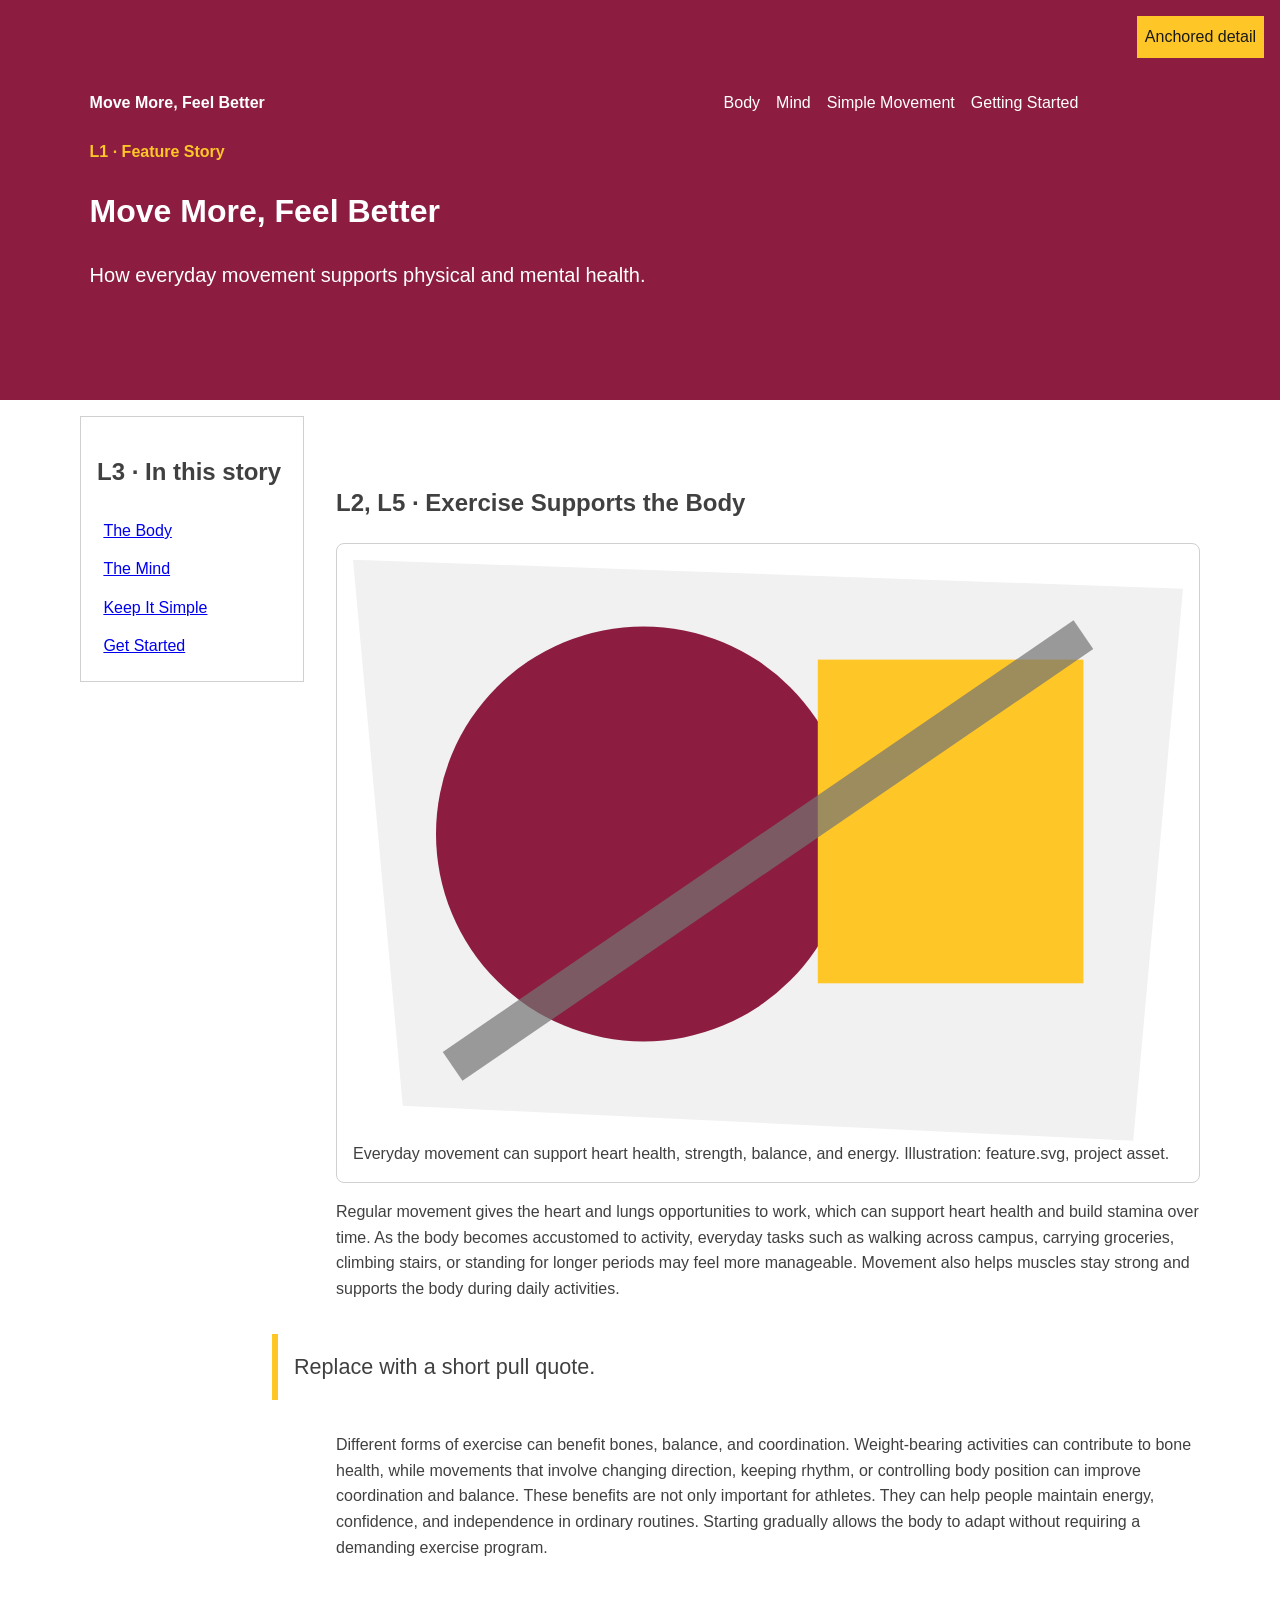
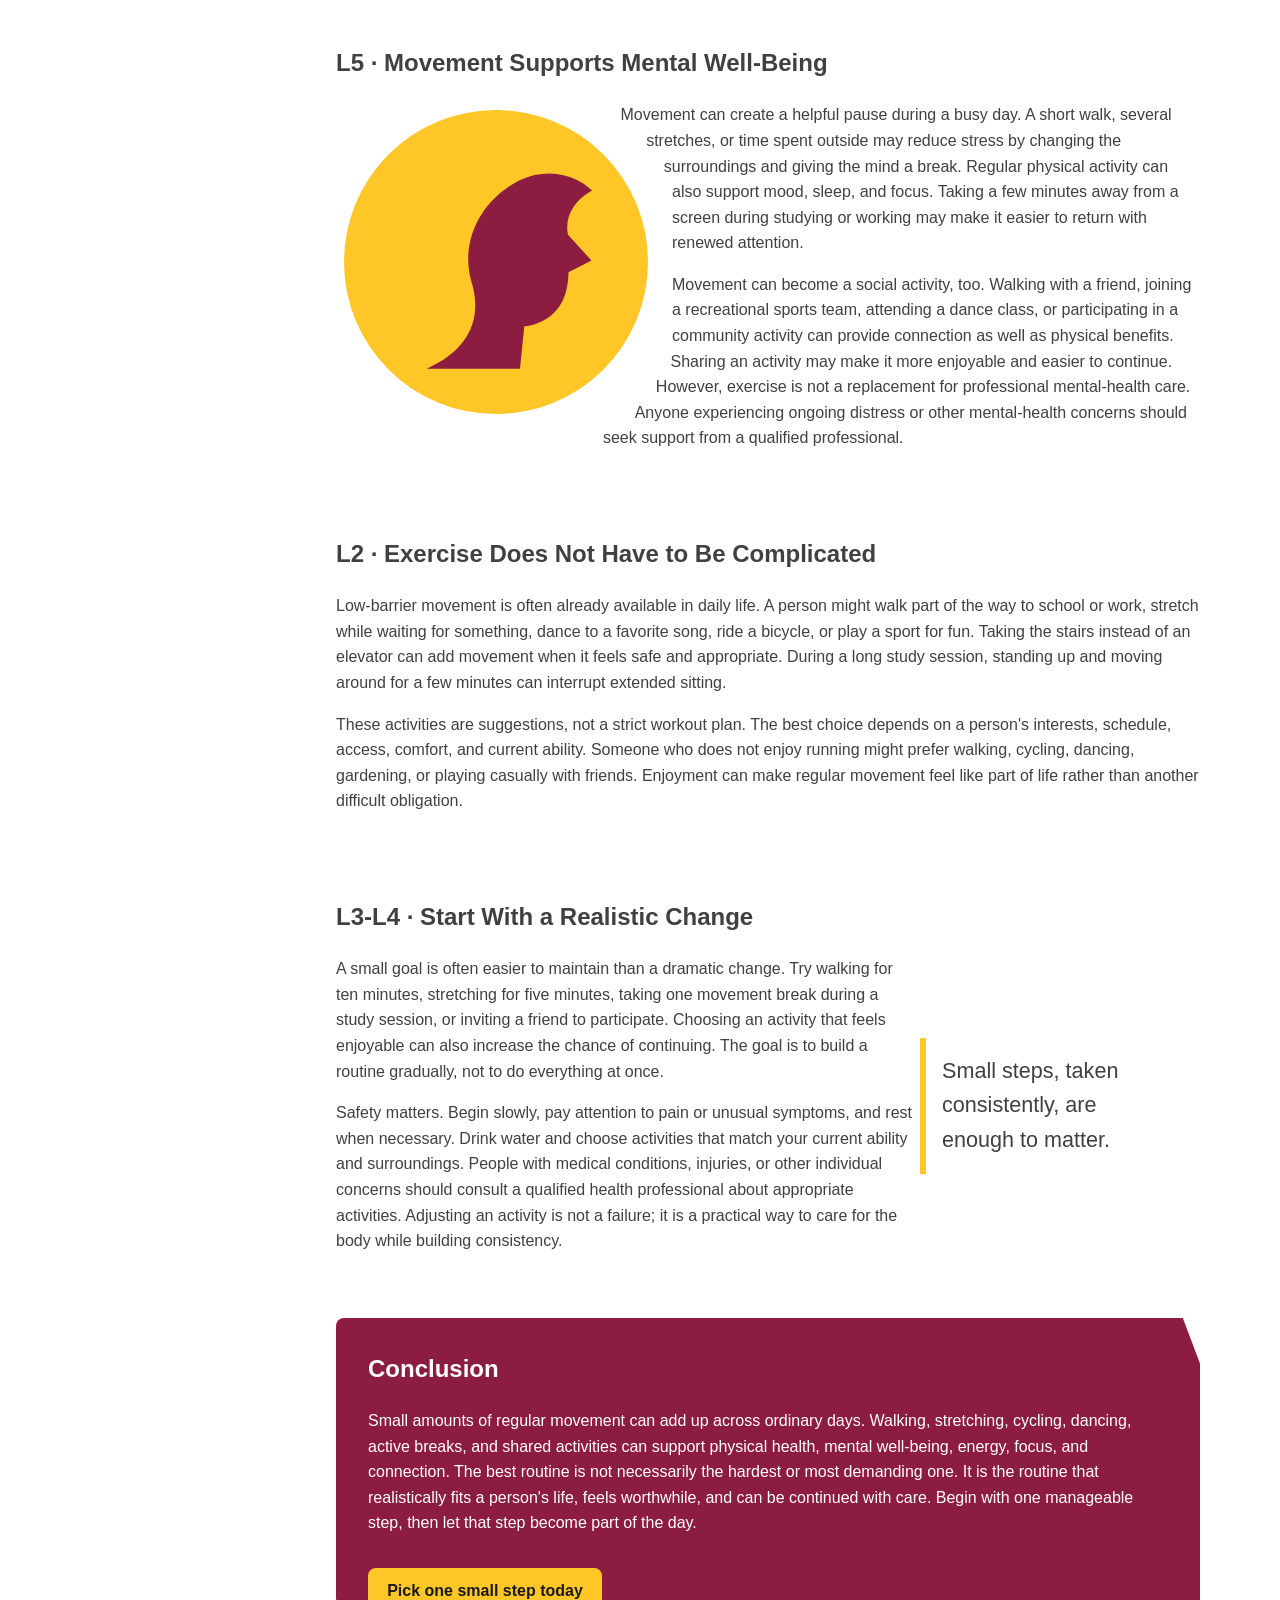
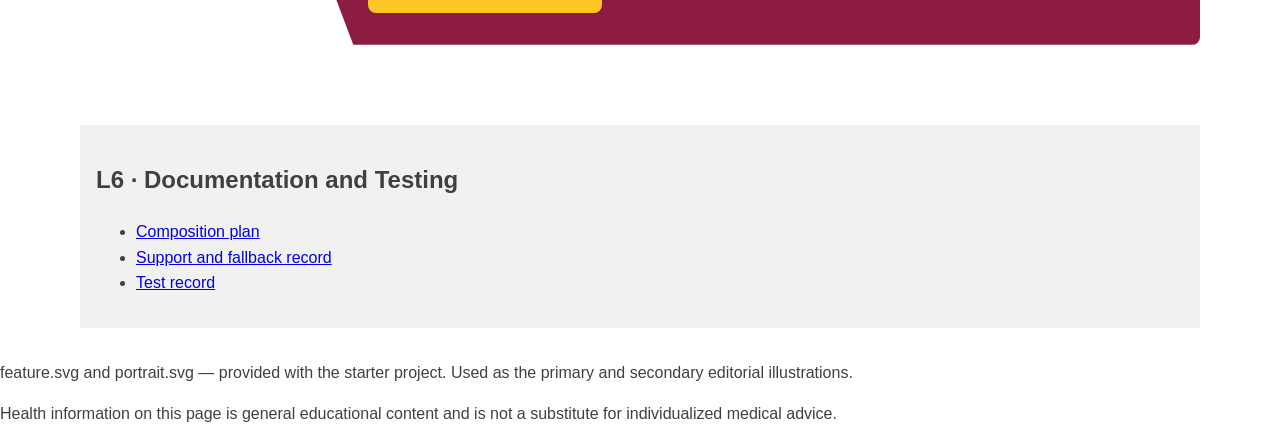
<file: index.html>
<!doctype html>
<html lang="en">
  <head>
    <meta charset="utf-8" />
    <meta name="viewport" content="width=device-width,initial-scale=1" />
    <title>Layered Feature Story</title>
    <link rel="stylesheet" href="styles.css" />
  </head>
  <body>
    <header class="feature-header">
      <div class="site-header">
        <p class="site-name">Move More, Feel Better</p>

        <nav aria-label="Story sections">
          <a href="#section-body">Body</a>
          <a href="#section-mind">Mind</a>
          <a href="#section-simple">Simple Movement</a>
          <a href="#section-start">Getting Started</a>
        </nav>
      </div>

      <p class="eyebrow">L1 · Feature Story</p>
      <h1>Move More, Feel Better</h1>
      <p class="lede">
        How everyday movement supports physical and mental health.
      </p>
      <span class="issue-badge hero-stamp">Anchored detail</span>
    </header>

    <main>
      <aside class="story-guide">
        <h2>L3 · In this story</h2>
        <a href="#section-body">The Body</a>
        <a href="#section-mind">The Mind</a>
        <a href="#section-simple">Keep It Simple</a>
        <a href="#section-start">Get Started</a>
      </aside>

      <article>
        <section id="section-body" class="story-section">
          <h2>L2, L5 · Exercise Supports the Body</h2>

          <figure class="feature-figure">
            <img
              src="feature.svg"
              alt="Illustration representing everyday movement and physical activity"
            />
            <figcaption>
              Everyday movement can support heart health, strength, balance, and
              energy. Illustration: feature.svg, project asset.
            </figcaption>
          </figure>

          <p>
            Regular movement gives the heart and lungs opportunities to work,
            which can support heart health and build stamina over time. As the
            body becomes accustomed to activity, everyday tasks such as walking
            across campus, carrying groceries, climbing stairs, or standing for
            longer periods may feel more manageable. Movement also helps muscles
            stay strong and supports the body during daily activities.
          </p>

          <blockquote class="pull-quote">
            Replace with a short pull quote.
          </blockquote>

          <p>
            Different forms of exercise can benefit bones, balance, and
            coordination. Weight-bearing activities can contribute to bone
            health, while movements that involve changing direction, keeping
            rhythm, or controlling body position can improve coordination and
            balance. These benefits are not only important for athletes. They
            can help people maintain energy, confidence, and independence in
            ordinary routines. Starting gradually allows the body to adapt
            without requiring a demanding exercise program.
          </p>
        </section>

        <section id="section-mind" class="story-section">
          <h2>L5 · Movement Supports Mental Well-Being</h2>

          <img
            class="shape-portrait"
            src="portrait.svg"
            alt="Abstract profile silhouette representing focus and well-being."
            width="600"
            height="600"
          />

          <p>
            Movement can create a helpful pause during a busy day. A short walk,
            several stretches, or time spent outside may reduce stress by
            changing the surroundings and giving the mind a break. Regular
            physical activity can also support mood, sleep, and focus. Taking a
            few minutes away from a screen during studying or working may make
            it easier to return with renewed attention.
          </p>

          <p>
            Movement can become a social activity, too. Walking with a friend,
            joining a recreational sports team, attending a dance class, or
            participating in a community activity can provide connection as well
            as physical benefits. Sharing an activity may make it more enjoyable
            and easier to continue. However, exercise is not a replacement for
            professional mental-health care. Anyone experiencing ongoing
            distress or other mental-health concerns should seek support from a
            qualified professional.
          </p>
        </section>

        <section id="section-simple" class="story-section">
          <h2>L2 · Exercise Does Not Have to Be Complicated</h2>

          <p>
            Low-barrier movement is often already available in daily life. A
            person might walk part of the way to school or work, stretch while
            waiting for something, dance to a favorite song, ride a bicycle, or
            play a sport for fun. Taking the stairs instead of an elevator can
            add movement when it feels safe and appropriate. During a long study
            session, standing up and moving around for a few minutes can
            interrupt extended sitting.
          </p>

          <p>
            These activities are suggestions, not a strict workout plan. The
            best choice depends on a person's interests, schedule, access,
            comfort, and current ability. Someone who does not enjoy running
            might prefer walking, cycling, dancing, gardening, or playing
            casually with friends. Enjoyment can make regular movement feel like
            part of life rather than another difficult obligation.
          </p>
        </section>

        <section id="section-start" class="story-section image-frame">
          <h2>L3-L4 · Start With a Realistic Change</h2>

          <p>
            A small goal is often easier to maintain than a dramatic change. Try
            walking for ten minutes, stretching for five minutes, taking one
            movement break during a study session, or inviting a friend to
            participate. Choosing an activity that feels enjoyable can also
            increase the chance of continuing. The goal is to build a routine
            gradually, not to do everything at once.
          </p>

          <p>
            Safety matters. Begin slowly, pay attention to pain or unusual
            symptoms, and rest when necessary. Drink water and choose activities
            that match your current ability and surroundings. People with
            medical conditions, injuries, or other individual concerns should
            consult a qualified health professional about appropriate
            activities. Adjusting an activity is not a failure; it is a
            practical way to care for the body while building consistency.
          </p>

          <blockquote class="pull-quote overlap-quote">
            Small steps, taken consistently, are enough to matter.
          </blockquote>
        </section>

        <section class="action-panel">
          <h2>Conclusion</h2>

          <p>
            Small amounts of regular movement can add up across ordinary days.
            Walking, stretching, cycling, dancing, active breaks, and shared
            activities can support physical health, mental well-being, energy,
            focus, and connection. The best routine is not necessarily the
            hardest or most demanding one. It is the routine that realistically
            fits a person's life, feels worthwhile, and can be continued with
            care. Begin with one manageable step, then let that step become part
            of the day.
          </p>

          <a href="#section-body" class="cta-link">Pick one small step today</a>
        </section>
      </article>
      <section class="documentation">
        <h2>L6 · Documentation and Testing</h2>
        <ul>
          <li><a href="composition-plan.html">Composition plan</a></li>
          <li>
            <a href="support-fallback-record.html"
              >Support and fallback record</a
            >
          </li>
          <li><a href="test-record.html">Test record</a></li>
        </ul>
      </section>
    </main>
    <footer class="site-footer">
      <p>
        feature.svg and portrait.svg — provided with the starter project. Used
        as the primary and secondary editorial illustrations.
      </p>
      <p>
        Health information on this page is general educational content and is
        not a substitute for individualized medical advice.
      </p>
    </footer>
  </body>
</html>
</file>
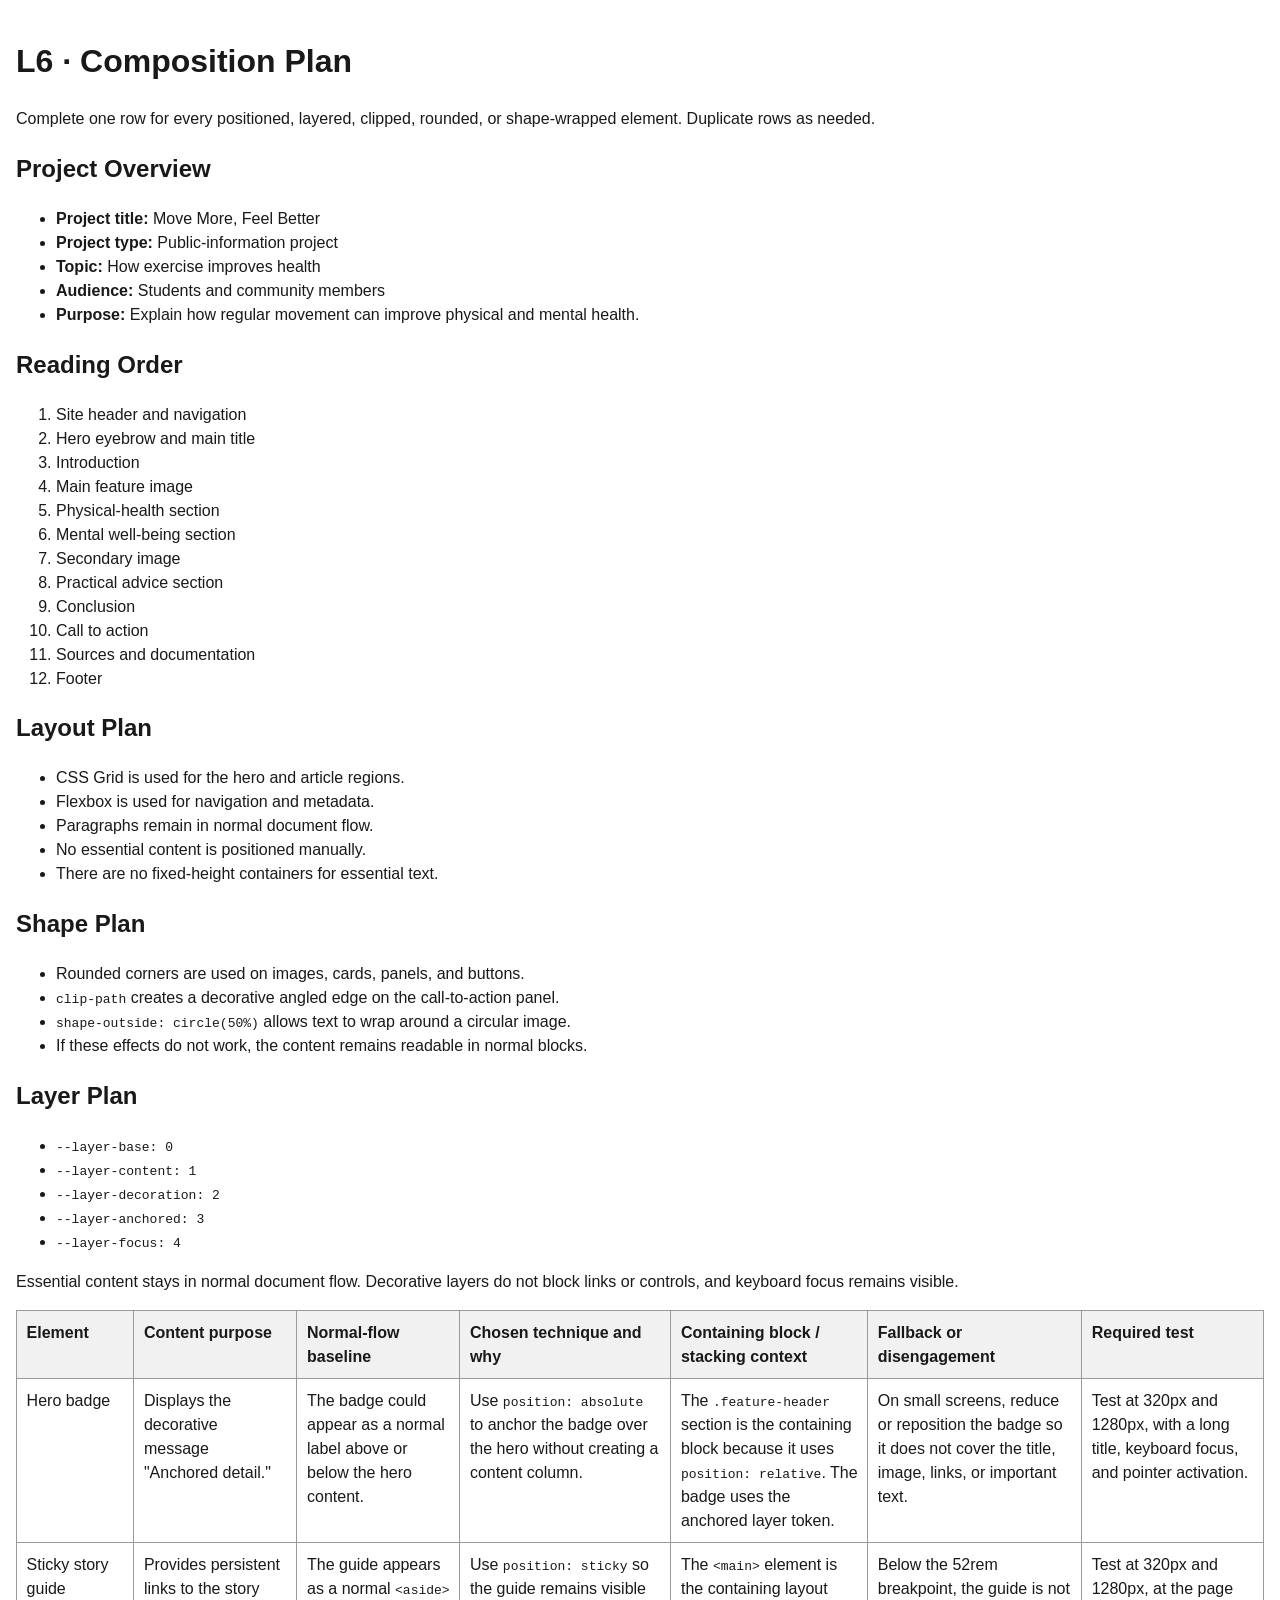
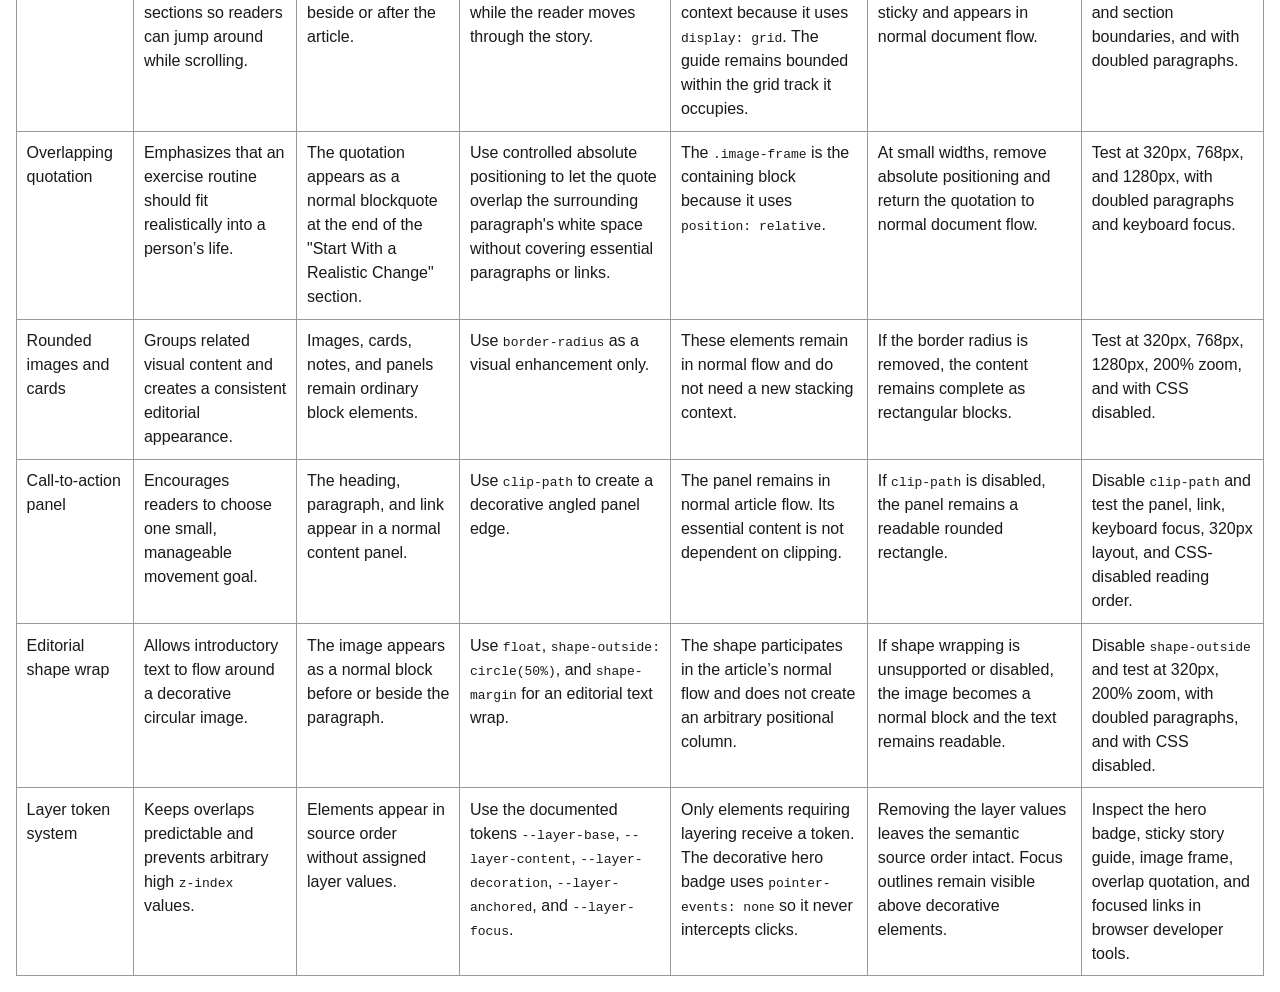
<file: composition-plan.html>
<!doctype html>
<html lang="en">
  <head>
    <meta charset="utf-8" />
    <meta name="viewport" content="width=device-width,initial-scale=1" />
    <title>Composition Plan</title>
    <style>
      body {
        font-family: Arial, sans-serif;
        line-height: 1.5;
        max-width: 90rem;
        margin: auto;
        padding: 1rem;
        color: #191919;
      }
      table {
        width: 100%;
        border-collapse: collapse;
      }
      th,
      td {
        padding: 0.6rem;
        border: 1px solid #999;
        text-align: left;
        vertical-align: top;
      }
      th {
        background: #f1f1f1;
      }
    </style>
  </head>
  <body>
    <h1>L6 · Composition Plan</h1>

    <p>
      Complete one row for every positioned, layered, clipped, rounded, or
      shape-wrapped element. Duplicate rows as needed.
    </p>

    <section>
      <h2>Project Overview</h2>

      <ul>
        <li><strong>Project title:</strong> Move More, Feel Better</li>
        <li><strong>Project type:</strong> Public-information project</li>
        <li><strong>Topic:</strong> How exercise improves health</li>
        <li><strong>Audience:</strong> Students and community members</li>
        <li>
          <strong>Purpose:</strong>
          Explain how regular movement can improve physical and mental health.
        </li>
      </ul>
    </section>

    <section>
      <h2>Reading Order</h2>

      <ol>
        <li>Site header and navigation</li>
        <li>Hero eyebrow and main title</li>
        <li>Introduction</li>
        <li>Main feature image</li>
        <li>Physical-health section</li>
        <li>Mental well-being section</li>
        <li>Secondary image</li>
        <li>Practical advice section</li>
        <li>Conclusion</li>
        <li>Call to action</li>
        <li>Sources and documentation</li>
        <li>Footer</li>
      </ol>
    </section>

    <section>
      <h2>Layout Plan</h2>

      <ul>
        <li>CSS Grid is used for the hero and article regions.</li>
        <li>Flexbox is used for navigation and metadata.</li>
        <li>Paragraphs remain in normal document flow.</li>
        <li>No essential content is positioned manually.</li>
        <li>There are no fixed-height containers for essential text.</li>
      </ul>
    </section>

    <section>
      <h2>Shape Plan</h2>

      <ul>
        <li>Rounded corners are used on images, cards, panels, and buttons.</li>
        <li>
          <code>clip-path</code> creates a decorative angled edge on the
          call-to-action panel.
        </li>
        <li>
          <code>shape-outside: circle(50%)</code> allows text to wrap around a
          circular image.
        </li>
        <li>
          If these effects do not work, the content remains readable in normal
          blocks.
        </li>
      </ul>
    </section>

    <section>
      <h2>Layer Plan</h2>

      <ul>
        <li><code>--layer-base: 0</code></li>
        <li><code>--layer-content: 1</code></li>
        <li><code>--layer-decoration: 2</code></li>
        <li><code>--layer-anchored: 3</code></li>
        <li><code>--layer-focus: 4</code></li>
      </ul>

      <p>
        Essential content stays in normal document flow. Decorative layers do
        not block links or controls, and keyboard focus remains visible.
      </p>
    </section>

    <table>
      <thead>
        <tr>
          <th>Element</th>
          <th>Content purpose</th>
          <th>Normal-flow baseline</th>
          <th>Chosen technique and why</th>
          <th>Containing block / stacking context</th>
          <th>Fallback or disengagement</th>
          <th>Required test</th>
        </tr>
      </thead>
      <tbody>
        <tr>
          <td>Hero badge</td>
          <td>Displays the decorative message "Anchored detail."</td>
          <td>
            The badge could appear as a normal label above or below the hero
            content.
          </td>
          <td>
            Use <code>position: absolute</code> to anchor the badge over the
            hero without creating a content column.
          </td>
          <td>
            The <code>.feature-header</code> section is the containing block
            because it uses <code>position: relative</code>. The badge uses the
            anchored layer token.
          </td>
          <td>
            On small screens, reduce or reposition the badge so it does not
            cover the title, image, links, or important text.
          </td>
          <td>
            Test at 320px and 1280px, with a long title, keyboard focus, and
            pointer activation.
          </td>
        </tr>

        <tr>
          <td>Sticky story guide</td>
          <td>
            Provides persistent links to the story sections so readers can jump
            around while scrolling.
          </td>
          <td>
            The guide appears as a normal <code>&lt;aside&gt;</code> beside or
            after the article.
          </td>
          <td>
            Use <code>position: sticky</code> so the guide remains visible while
            the reader moves through the story.
          </td>
          <td>
            The <code>&lt;main&gt;</code> element is the containing layout
            context because it uses <code>display: grid</code>. The guide
            remains bounded within the grid track it occupies.
          </td>
          <td>
            Below the 52rem breakpoint, the guide is not sticky and appears in
            normal document flow.
          </td>
          <td>
            Test at 320px and 1280px, at the page and section boundaries, and
            with doubled paragraphs.
          </td>
        </tr>

        <tr>
          <td>Overlapping quotation</td>
          <td>
            Emphasizes that an exercise routine should fit realistically into a
            person’s life.
          </td>
          <td>
            The quotation appears as a normal blockquote at the end of the
            "Start With a Realistic Change" section.
          </td>
          <td>
            Use controlled absolute positioning to let the quote overlap the
            surrounding paragraph's white space without covering essential
            paragraphs or links.
          </td>
          <td>
            The <code>.image-frame</code> is the containing block because it
            uses <code>position: relative</code>.
          </td>
          <td>
            At small widths, remove absolute positioning and return the
            quotation to normal document flow.
          </td>
          <td>
            Test at 320px, 768px, and 1280px, with doubled paragraphs and
            keyboard focus.
          </td>
        </tr>

        <tr>
          <td>Rounded images and cards</td>
          <td>
            Groups related visual content and creates a consistent editorial
            appearance.
          </td>
          <td>
            Images, cards, notes, and panels remain ordinary block elements.
          </td>
          <td>Use <code>border-radius</code> as a visual enhancement only.</td>
          <td>
            These elements remain in normal flow and do not need a new stacking
            context.
          </td>
          <td>
            If the border radius is removed, the content remains complete as
            rectangular blocks.
          </td>
          <td>
            Test at 320px, 768px, 1280px, 200% zoom, and with CSS disabled.
          </td>
        </tr>

        <tr>
          <td>Call-to-action panel</td>
          <td>
            Encourages readers to choose one small, manageable movement goal.
          </td>
          <td>
            The heading, paragraph, and link appear in a normal content panel.
          </td>
          <td>
            Use <code>clip-path</code> to create a decorative angled panel edge.
          </td>
          <td>
            The panel remains in normal article flow. Its essential content is
            not dependent on clipping.
          </td>
          <td>
            If <code>clip-path</code> is disabled, the panel remains a readable
            rounded rectangle.
          </td>
          <td>
            Disable <code>clip-path</code> and test the panel, link, keyboard
            focus, 320px layout, and CSS-disabled reading order.
          </td>
        </tr>

        <tr>
          <td>Editorial shape wrap</td>
          <td>
            Allows introductory text to flow around a decorative circular image.
          </td>
          <td>
            The image appears as a normal block before or beside the paragraph.
          </td>
          <td>
            Use <code>float</code>, <code>shape-outside: circle(50%)</code>, and
            <code>shape-margin</code> for an editorial text wrap.
          </td>
          <td>
            The shape participates in the article’s normal flow and does not
            create an arbitrary positional column.
          </td>
          <td>
            If shape wrapping is unsupported or disabled, the image becomes a
            normal block and the text remains readable.
          </td>
          <td>
            Disable <code>shape-outside</code> and test at 320px, 200% zoom,
            with doubled paragraphs, and with CSS disabled.
          </td>
        </tr>

        <tr>
          <td>Layer token system</td>
          <td>
            Keeps overlaps predictable and prevents arbitrary high
            <code>z-index</code> values.
          </td>
          <td>
            Elements appear in source order without assigned layer values.
          </td>
          <td>
            Use the documented tokens
            <code>--layer-base</code>, <code>--layer-content</code>,
            <code>--layer-decoration</code>, <code>--layer-anchored</code>, and
            <code>--layer-focus</code>.
          </td>
          <td>
            Only elements requiring layering receive a token. The decorative
            hero badge uses <code>pointer-events: none</code> so it never
            intercepts clicks.
          </td>
          <td>
            Removing the layer values leaves the semantic source order intact.
            Focus outlines remain visible above decorative elements.
          </td>
          <td>
            Inspect the hero badge, sticky story guide, image frame, overlap
            quotation, and focused links in browser developer tools.
          </td>
        </tr>
      </tbody>
    </table>
  </body>
</html>
</file>
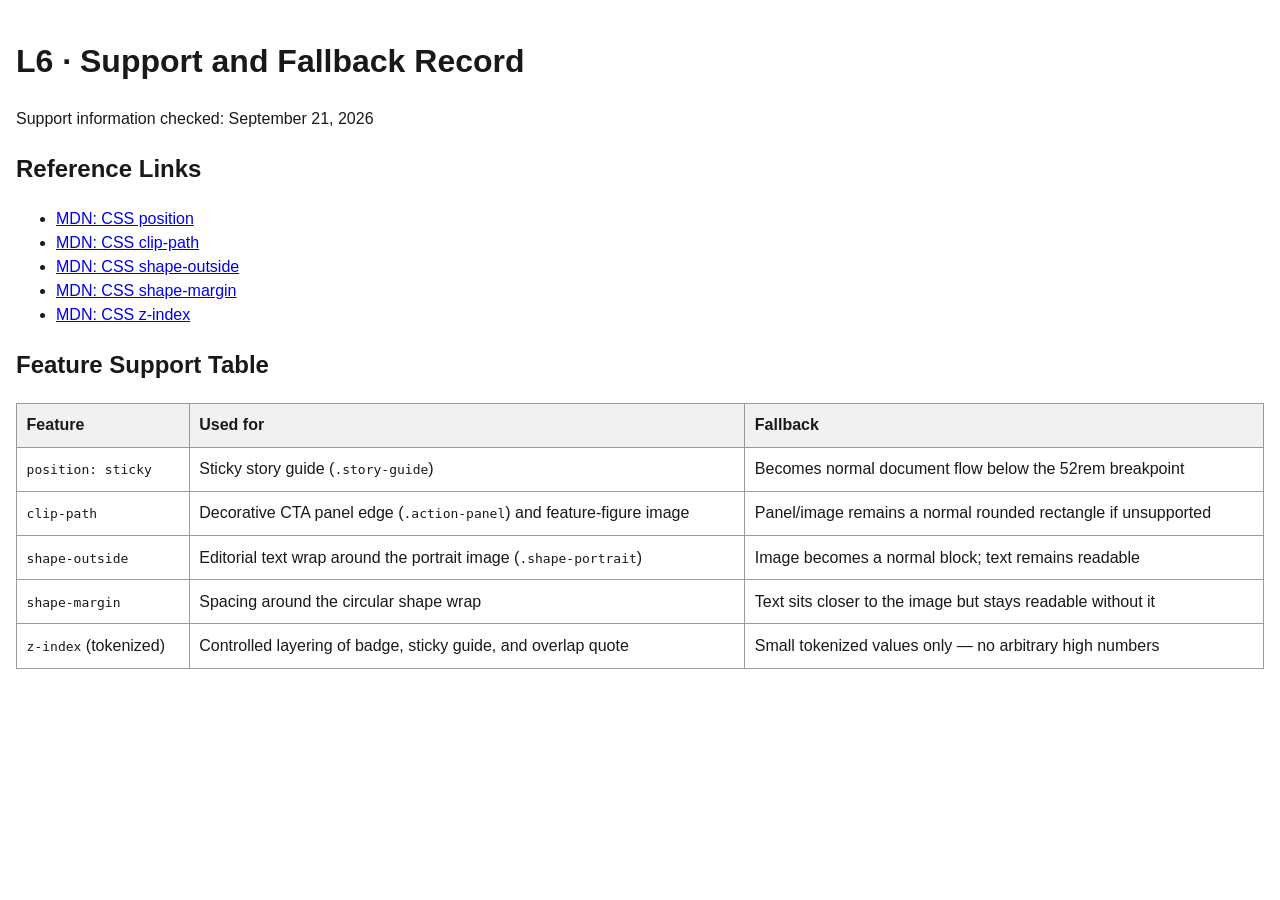
<file: support-fallback-record.html>
<!doctype html>
<html lang="en">
  <head>
    <meta charset="utf-8" />
    <meta name="viewport" content="width=device-width,initial-scale=1" />
    <title>Support and Fallback Record</title>
    <style>
      body {
        font-family: Arial, sans-serif;
        line-height: 1.5;
        max-width: 90rem;
        margin: auto;
        padding: 1rem;
        color: #191919;
      }
      table {
        width: 100%;
        border-collapse: collapse;
      }
      th, td {
        padding: 0.6rem;
        border: 1px solid #999;
        text-align: left;
        vertical-align: top;
      }
      th {
        background: #f1f1f1;
      }
    </style>
  </head>
  <body>
    <h1>L6 · Support and Fallback Record</h1>
    <p>Support information checked: September 21, 2026</p>

    <h2>Reference Links</h2>
    <ul>
      <li><a href="https://developer.mozilla.org/en-US/docs/Web/CSS/position">MDN: CSS position</a></li>
      <li><a href="https://developer.mozilla.org/en-US/docs/Web/CSS/clip-path">MDN: CSS clip-path</a></li>
      <li><a href="https://developer.mozilla.org/en-US/docs/Web/CSS/shape-outside">MDN: CSS shape-outside</a></li>
      <li><a href="https://developer.mozilla.org/en-US/docs/Web/CSS/shape-margin">MDN: CSS shape-margin</a></li>
      <li><a href="https://developer.mozilla.org/en-US/docs/Web/CSS/z-index">MDN: CSS z-index</a></li>
    </ul>

    <h2>Feature Support Table</h2>
    <table>
      <thead>
        <tr>
          <th>Feature</th>
          <th>Used for</th>
          <th>Fallback</th>
        </tr>
      </thead>
      <tbody>
        <tr>
          <td><code>position: sticky</code></td>
          <td>Sticky story guide (<code>.story-guide</code>)</td>
          <td>Becomes normal document flow below the 52rem breakpoint</td>
        </tr>
        <tr>
          <td><code>clip-path</code></td>
          <td>Decorative CTA panel edge (<code>.action-panel</code>) and feature-figure image</td>
          <td>Panel/image remains a normal rounded rectangle if unsupported</td>
        </tr>
        <tr>
          <td><code>shape-outside</code></td>
          <td>Editorial text wrap around the portrait image (<code>.shape-portrait</code>)</td>
          <td>Image becomes a normal block; text remains readable</td>
        </tr>
        <tr>
          <td><code>shape-margin</code></td>
          <td>Spacing around the circular shape wrap</td>
          <td>Text sits closer to the image but stays readable without it</td>
        </tr>
        <tr>
          <td><code>z-index</code> (tokenized)</td>
          <td>Controlled layering of badge, sticky guide, and overlap quote</td>
          <td>Small tokenized values only — no arbitrary high numbers</td>
        </tr>
      </tbody>
    </table>
  </body>
</html>
</file>
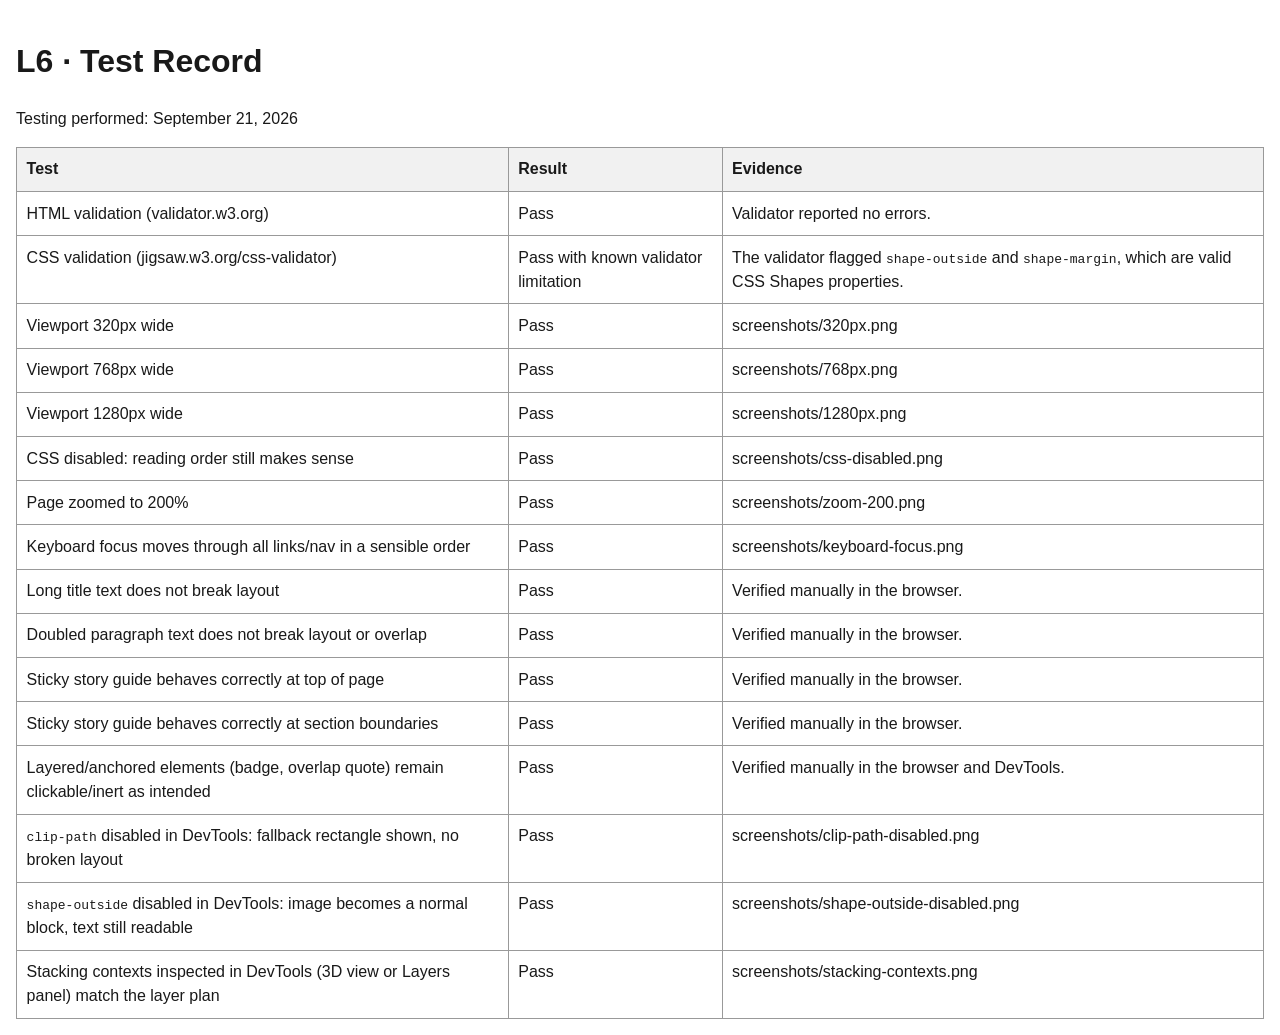
<file: test-record.html>
<!doctype html>
<html lang="en">
  <head>
    <meta charset="utf-8" />
    <meta name="viewport" content="width=device-width,initial-scale=1" />
    <title>Test Record</title>
    <style>
      body {
        font-family: Arial, sans-serif;
        line-height: 1.5;
        max-width: 90rem;
        margin: auto;
        padding: 1rem;
        color: #191919;
      }
      table {
        width: 100%;
        border-collapse: collapse;
      }
      th,
      td {
        padding: 0.6rem;
        border: 1px solid #999;
        text-align: left;
        vertical-align: top;
      }
      th {
        background: #f1f1f1;
      }
    </style>
  </head>
  <body>
    <h1>L6 · Test Record</h1>
    <p>Testing performed: September 21, 2026</p>

    <table>
      <thead>
        <tr>
          <th>Test</th>
          <th>Result</th>
          <th>Evidence</th>
        </tr>
      </thead>
      <tbody>
        <tr>
          <td>HTML validation (validator.w3.org)</td>
          <td>Pass</td>
          <td>Validator reported no errors.</td>
        </tr>
        <tr>
          <td>CSS validation (jigsaw.w3.org/css-validator)</td>
          <td>Pass with known validator limitation</td>
          <td>
            The validator flagged <code>shape-outside</code> and
            <code>shape-margin</code>, which are valid CSS Shapes properties.
          </td>
        </tr>
        <tr>
          <td>Viewport 320px wide</td>
          <td>Pass</td>
          <td>screenshots/320px.png</td>
        </tr>
        <tr>
          <td>Viewport 768px wide</td>
          <td>Pass</td>
          <td>screenshots/768px.png</td>
        </tr>
        <tr>
          <td>Viewport 1280px wide</td>
          <td>Pass</td>
          <td>screenshots/1280px.png</td>
        </tr>
        <tr>
          <td>CSS disabled: reading order still makes sense</td>
          <td>Pass</td>
          <td>screenshots/css-disabled.png</td>
        </tr>
        <tr>
          <td>Page zoomed to 200%</td>
          <td>Pass</td>
          <td>screenshots/zoom-200.png</td>
        </tr>
        <tr>
          <td>
            Keyboard focus moves through all links/nav in a sensible order
          </td>
          <td>Pass</td>
          <td>screenshots/keyboard-focus.png</td>
        </tr>
        <tr>
          <td>Long title text does not break layout</td>
          <td>Pass</td>
          
          <td>Verified manually in the browser.</td>
        </tr>
        <tr>
          <td>Doubled paragraph text does not break layout or overlap</td>
          <td>Pass</td>
          <td>Verified manually in the browser.</td>
        </tr>
        <tr>
          <td>Sticky story guide behaves correctly at top of page</td>
          <td>Pass</td>
          <td>Verified manually in the browser.</td>
        </tr>
        <tr>
          <td>Sticky story guide behaves correctly at section boundaries</td>
          <td>Pass</td>
          <td>Verified manually in the browser.</td>
        </tr>
        <tr>
          <td>
            Layered/anchored elements (badge, overlap quote) remain
            clickable/inert as intended
          </td>
          <td>Pass</td>
          <td>Verified manually in the browser and DevTools.</td>
        </tr>
        <tr>
          <td>
            <code>clip-path</code> disabled in DevTools: fallback rectangle
            shown, no broken layout
          </td>
          <td>Pass</td>
          <td>screenshots/clip-path-disabled.png</td>
        </tr>
        <tr>
          <td>
            <code>shape-outside</code> disabled in DevTools: image becomes a
            normal block, text still readable
          </td>
          <td>Pass</td>
          <td>screenshots/shape-outside-disabled.png</td>
        </tr>
        <tr>
          <td>
            Stacking contexts inspected in DevTools (3D view or Layers panel)
            match the layer plan
          </td>
          <td>Pass</td>
          <td>screenshots/stacking-contexts.png</td>
        </tr>
      </tbody>
    </table>
  </body>
</html>
</file>
<file: styles.css>
:root {
  --color-text: #404040;
  --color-surface: #fff;
  --color-action: #8c1d40;
  --color-accent: #ffc627;
  --color-border: #d0d0d0;
  --color-muted: #5c6670;
  --space-3: 1rem;
  --radius: 0.5rem;
  --measure: 68ch;
  --layer-base: 0;
  --layer-content: 1;
  --layer-decoration: 2;
  --layer-anchored: 3;
  --layer-focus: 4;
}
*,
*::before,
*::after {
  box-sizing: border-box;
}
html {
  scroll-behavior: smooth;
}
body {
  margin: 0;
  color: var(--color-text);
  background: var(--color-surface);
  font-family: Arial, sans-serif;
  line-height: 1.6;
}
.feature-header {
  position: relative;
  padding: clamp(2rem, 7vw, 6rem);
  background: var(--color-action);
  color: #fff;
}
.site-header {
  display: flex;
  flex-wrap: wrap;
  align-items: center;
  justify-content: space-between;
  gap: 1rem;
  margin-block-end: 1.5rem;
  padding-inline-end: 7rem;
}
.site-header nav {
  display: flex;
  flex-wrap: wrap;
  gap: 1rem;
}
.site-header nav a {
  color: #fff;
  text-decoration: none;
}
.site-header nav a:hover {
  text-decoration: underline;
}
.site-name {
  font-weight: 700;
  margin: 0;
}
.eyebrow {
  color: var(--color-accent);
  font-weight: 700;
}
.lede {
  max-width: var(--measure);
  font-size: 1.25rem;
}
.issue-badge {
  position: absolute;
  inset-block-start: 1rem;
  inset-inline-end: 1rem;
  padding: 0.5rem;
  background: var(--color-accent);
  color: #191919;
  z-index: var(--layer-anchored);
  pointer-events: none;
}
main {
  display: grid;
  gap: 2rem;
  max-width: 72rem;
  margin: auto;
  padding: var(--space-3);
}
article {
  min-width: 0;
}
article section {
  display: flow-root;
  margin-block: 3rem;
  scroll-margin-block-start: 6rem;
}
.story-guide {
  align-self: start;
  padding: 1rem;
  border: 1px solid var(--color-border);
}
.story-guide a {
  display: block;
  padding: 0.4rem;
}
.feature-figure {
  position: relative;
  margin: 0;
  padding: 1rem;
  border: 1px solid var(--color-border);
  border-radius: var(--radius);
}
.image-frame {
  position: relative;
}
.image-frame p {
  padding-inline-end: 18rem;
}
.overlap-quote {
  margin: 2rem 0;
}
img {
  display: block;
  max-width: 100%;
  height: auto;
}
.pull-quote {
  margin: 2rem 0;
  padding: 1rem;
  border-inline-start: 0.4rem solid var(--color-accent);
  font-size: 1.35rem;
}
.shape-portrait {
  width: min(45%, 20rem);
  margin: 0 1rem 1rem 0;
  border-radius: 50%;
}
.documentation {
  grid-column: 1/-1;
  padding: 1rem;
  background: #f1f1f1;
}
.action-panel {
  margin: 3rem 0;
  padding: 2rem;
  border-radius: var(--radius);
  background: var(--color-action);
  color: #fff;
}
.action-panel h2 {
  margin-block-start: 0;
}
.cta-link {
  display: inline-block;
  margin-block-start: 1rem;
  padding: 0.6rem 1.2rem;
  border-radius: var(--radius);
  background: var(--color-accent);
  color: #191919;
  text-decoration: none;
  font-weight: 700;
}
@media (min-width: 52rem) {
  main {
    grid-template-columns: 14rem 1fr;
  }
  .story-guide {
    position: sticky;
    inset-block-start: 1rem;
    z-index: var(--layer-anchored);
  }
  .pull-quote {
    position: relative;
    z-index: var(--layer-anchored);
    margin-inline-start: -4rem;
    background: var(--color-surface);
  }
  .overlap-quote {
    position: absolute;
    right: 1.5rem;
    top: 50%;
    transform: translateY(-50%);
    z-index: var(--layer-anchored);
    max-width: 16rem;
    background: var(--color-surface);
  }
  .image-frame p {
    padding-inline-end: 18rem;
  }
  @supports (shape-outside: circle(50%)) {
    .shape-portrait {
      float: inline-start;
      shape-outside: circle(50%);
      shape-margin: 1rem;
    }
  }
}
@supports (clip-path: polygon(0 0)) {
  .feature-figure img {
    clip-path: polygon(0 0, 100% 5%, 94% 100%, 6% 94%);
  }
  .action-panel {
    clip-path: polygon(0 0, 98% 0, 100% 14%, 100% 100%, 2% 100%, 0 86%);
  }
}
:focus-visible {
  outline: 0.2rem solid var(--color-accent);
  outline-offset: 0.2rem;
}
</file>
